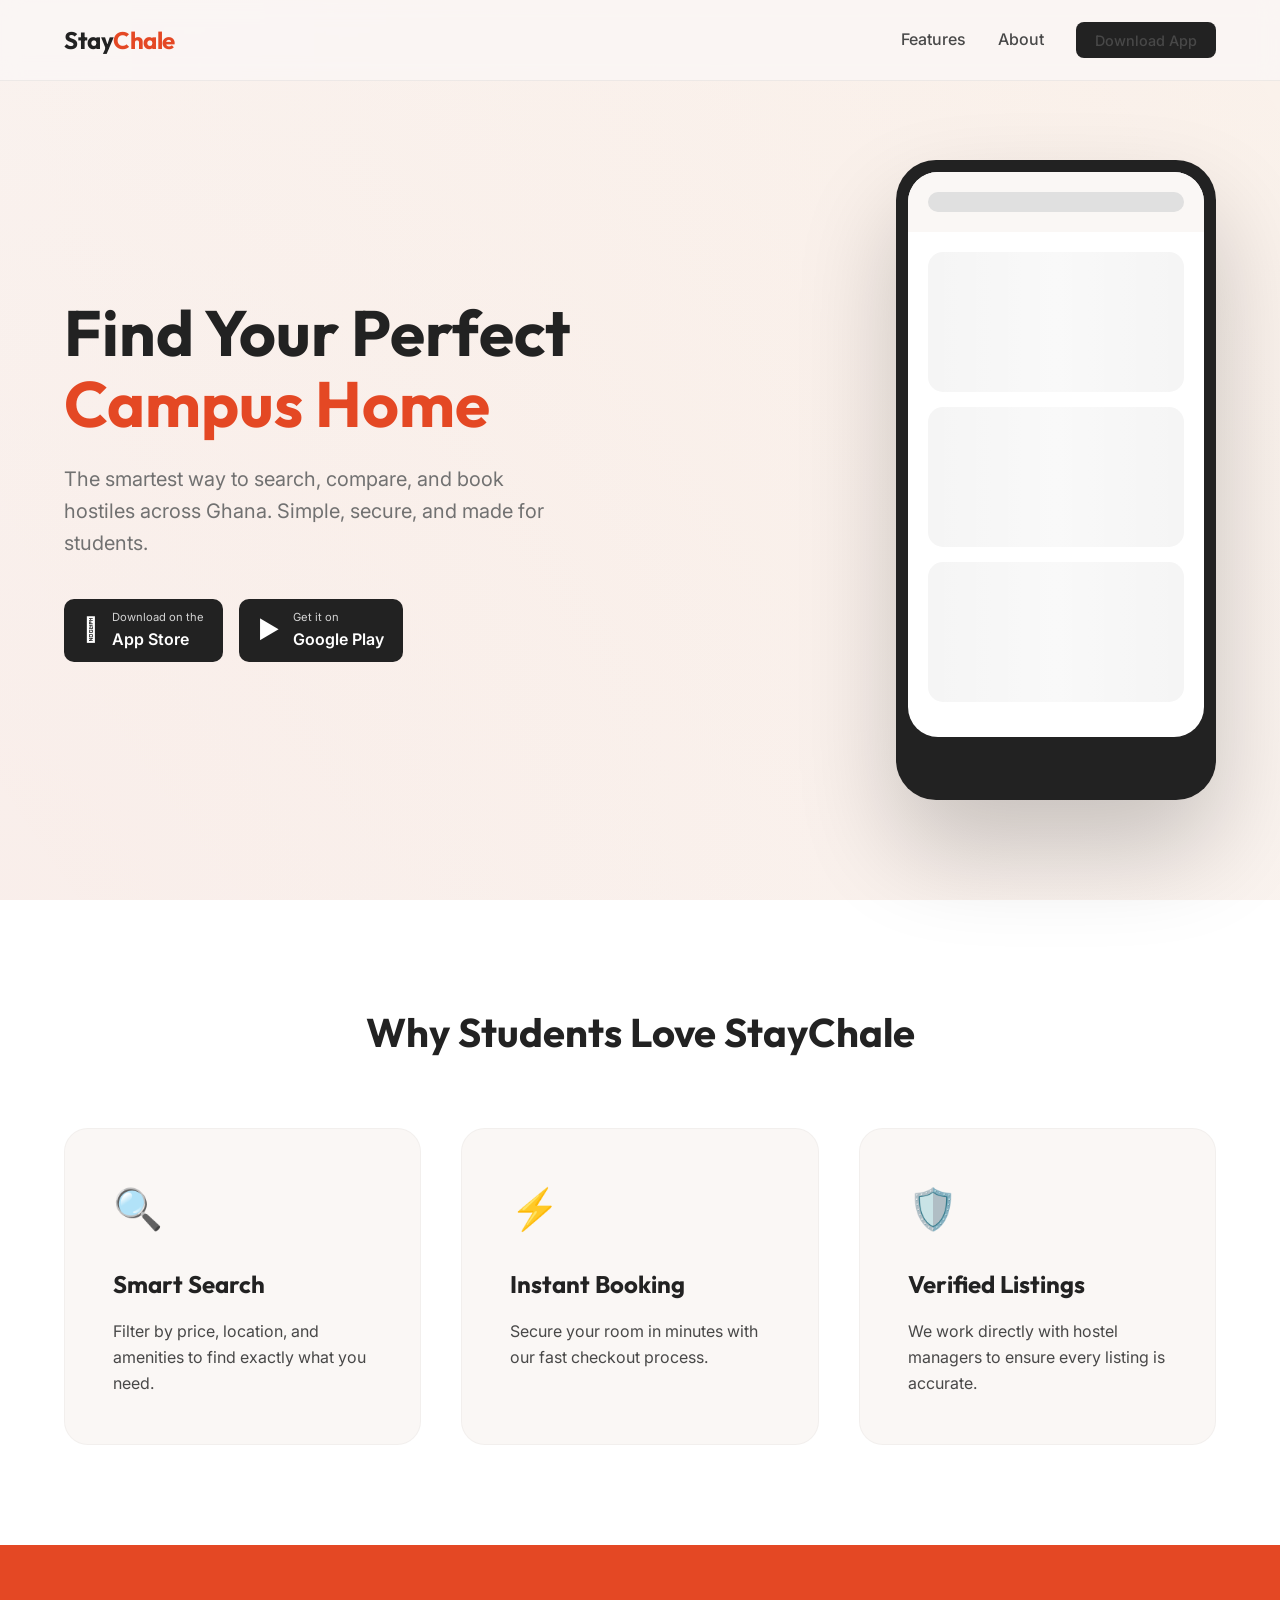
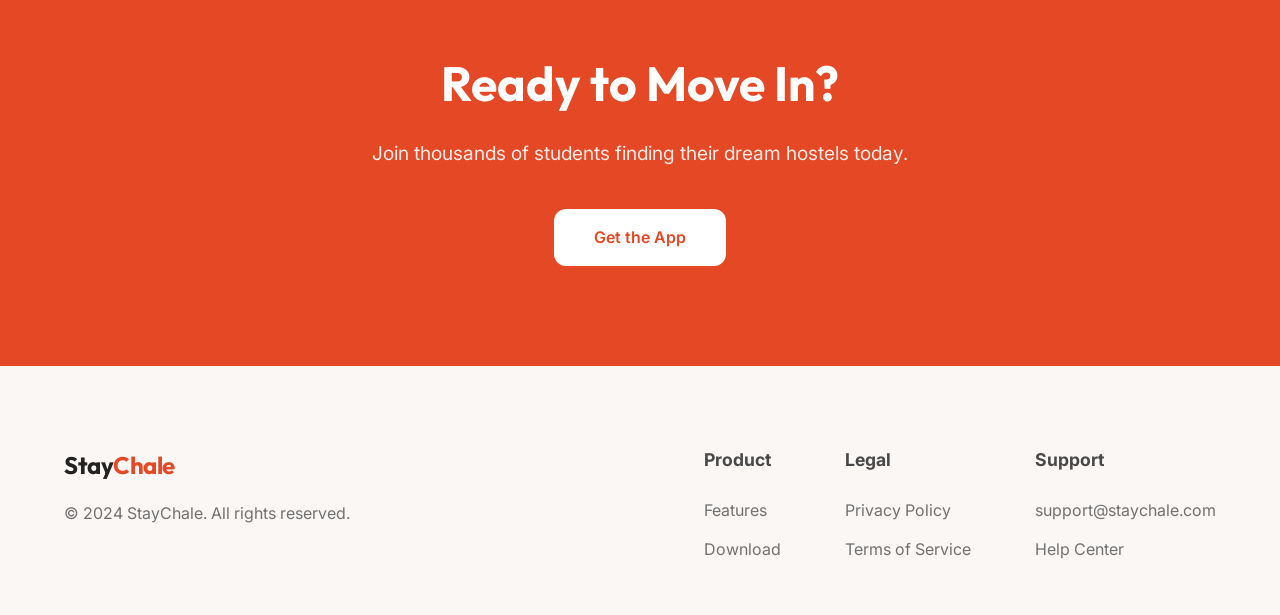
<file: index.html>
<!DOCTYPE html>
<html lang="en">
<head>
    <meta charset="UTF-8">
    <meta name="viewport" content="width=device-width, initial-scale=1.0">
    <title>StayChale | Find Your Perfect Campus Home</title>
    <meta name="description" content="StayChale is the ultimate platform for students to find, book, and manage their hostel accommodations with ease. Secure, fast, and reliable.">
    <link rel="stylesheet" href="style.css">
    <link rel="icon" type="image/png" href="favicon.png">
    <link rel="preconnect" href="https://fonts.googleapis.com">
    <link rel="preconnect" href="https://fonts.gstatic.com" crossorigin>
    <link href="https://fonts.googleapis.com/css2?family=Outfit:wght@300;400;600;700&family=Inter:wght@400;500&display=swap" rel="stylesheet">
</head>
<body>
    <header>
        <nav class="container">
            <div class="logo">
                <span class="logo-text">Stay<span>Chale</span></span>
            </div>
            <button class="nav-toggle" id="navToggle">
                <span></span>
                <span></span>
                <span></span>
            </button>
            <ul class="nav-links" id="navLinks">
                <li><a href="#features">Features</a></li>
                <li><a href="#about">About</a></li>
                <li><a href="#download" class="btn-primary-sm">Download App</a></li>
            </ul>
        </nav>
    </header>

    <main>
        <section class="hero">
            <div class="container hero-content">
                <div class="hero-text">
                    <h1>Find Your Perfect <span>Campus Home</span></h1>
                    <p>The smartest way to search, compare, and book hostiles across Ghana. Simple, secure, and made for students.</p>
                    <div class="hero-btns">
                        <a href="#" class="btn-store">
                            <span class="btn-icon"></span>
                            <div class="btn-text">
                                <span class="btn-sub">Download on the</span>
                                <span class="btn-main">App Store</span>
                            </div>
                        </a>
                        <a href="#" class="btn-store">
                            <span class="btn-icon">▶</span>
                            <div class="btn-text">
                                <span class="btn-sub">Get it on</span>
                                <span class="btn-main">Google Play</span>
                            </div>
                        </a>
                    </div>
                </div>
                <div class="hero-image">
                    <div class="mockup-container">
                        <!-- We'll use CSS for a high-end mockup feel -->
                        <div class="phone-mockup">
                            <div class="phone-screen">
                                <div class="app-header">
                                    <div class="search-bar"></div>
                                </div>
                                <div class="app-content">
                                    <div class="card card-skeleton"></div>
                                    <div class="card card-skeleton"></div>
                                    <div class="card card-skeleton"></div>
                                </div>
                            </div>
                        </div>
                    </div>
                </div>
            </div>
        </section>

        <section id="features" class="features">
            <div class="container">
                <h2 class="section-title">Why Students Love StayChale</h2>
                <div class="features-grid">
                    <div class="feature-card">
                        <div class="feature-icon">🔍</div>
                        <h3>Smart Search</h3>
                        <p>Filter by price, location, and amenities to find exactly what you need.</p>
                    </div>
                    <div class="feature-card">
                        <div class="feature-icon">⚡</div>
                        <h3>Instant Booking</h3>
                        <p>Secure your room in minutes with our fast checkout process.</p>
                    </div>
                    <div class="feature-card">
                        <div class="feature-icon">🛡️</div>
                        <h3>Verified Listings</h3>
                        <p>We work directly with hostel managers to ensure every listing is accurate.</p>
                    </div>
                </div>
            </div>
        </section>

        <section id="download" class="cta">
            <div class="container cta-content">
                <h2>Ready to Move In?</h2>
                <p>Join thousands of students finding their dream hostels today.</p>
                <div class="cta-btns">
                     <a href="#" class="btn-primary">Get the App</a>
                </div>
            </div>
        </section>
    </main>

    <footer>
        <div class="container footer-content">
            <div class="footer-brand">
                <span class="logo-text">Stay<span>Chale</span></span>
                <p>© 2024 StayChale. All rights reserved.</p>
            </div>
            <div class="footer-links">
                <div>
                    <h4>Product</h4>
                    <ul>
                        <li><a href="#features">Features</a></li>
                        <li><a href="#download">Download</a></li>
                    </ul>
                </div>
                <div>
                    <h4>Legal</h4>
                    <ul>
                        <li><a href="privacy.html">Privacy Policy</a></li>
                        <li><a href="terms.html">Terms of Service</a></li>
                    </ul>
                </div>
                <div>
                    <h4>Support</h4>
                    <ul>
                        <li><a href="mailto:support@staychale.com">support@staychale.com</a></li>
                        <li><a href="#">Help Center</a></li>
                    </ul>
                </div>
            </div>
        </div>
    </footer>

    <script src="script.js"></script>
</body>
</html>
</file>
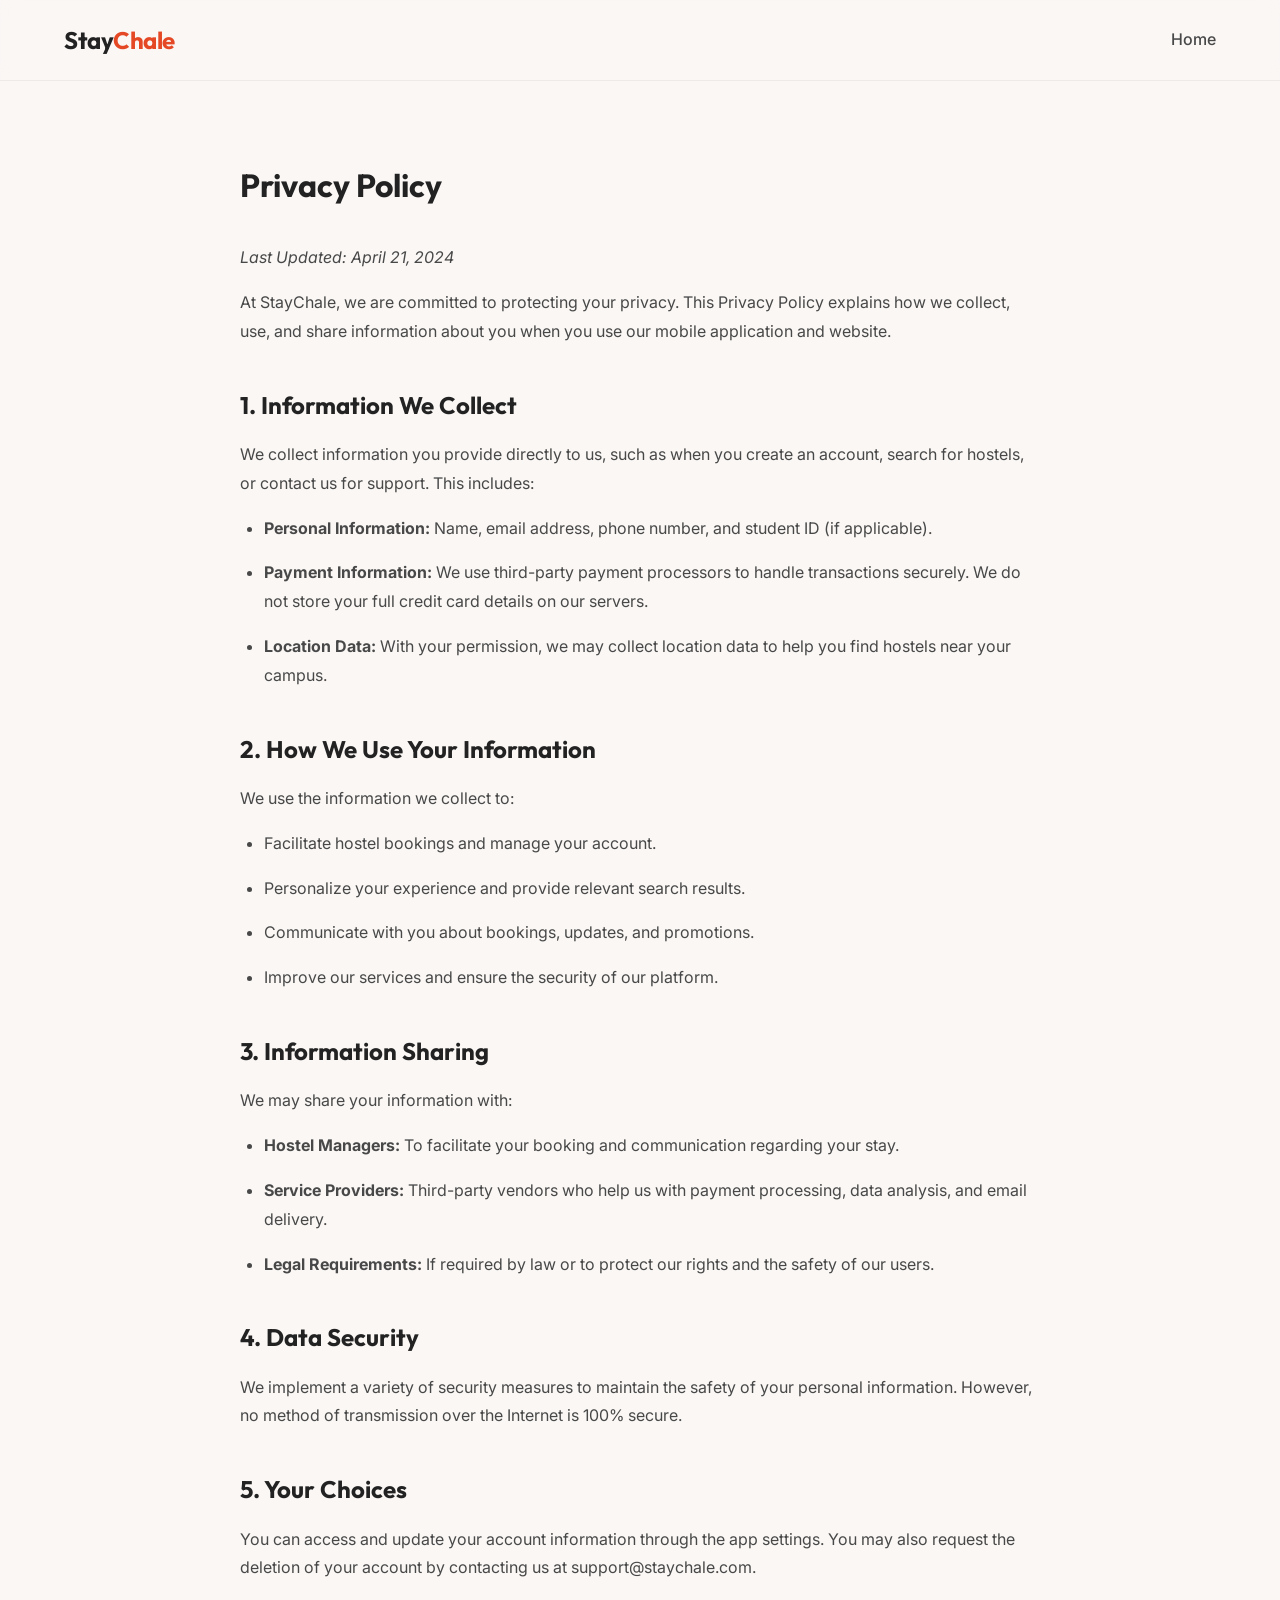
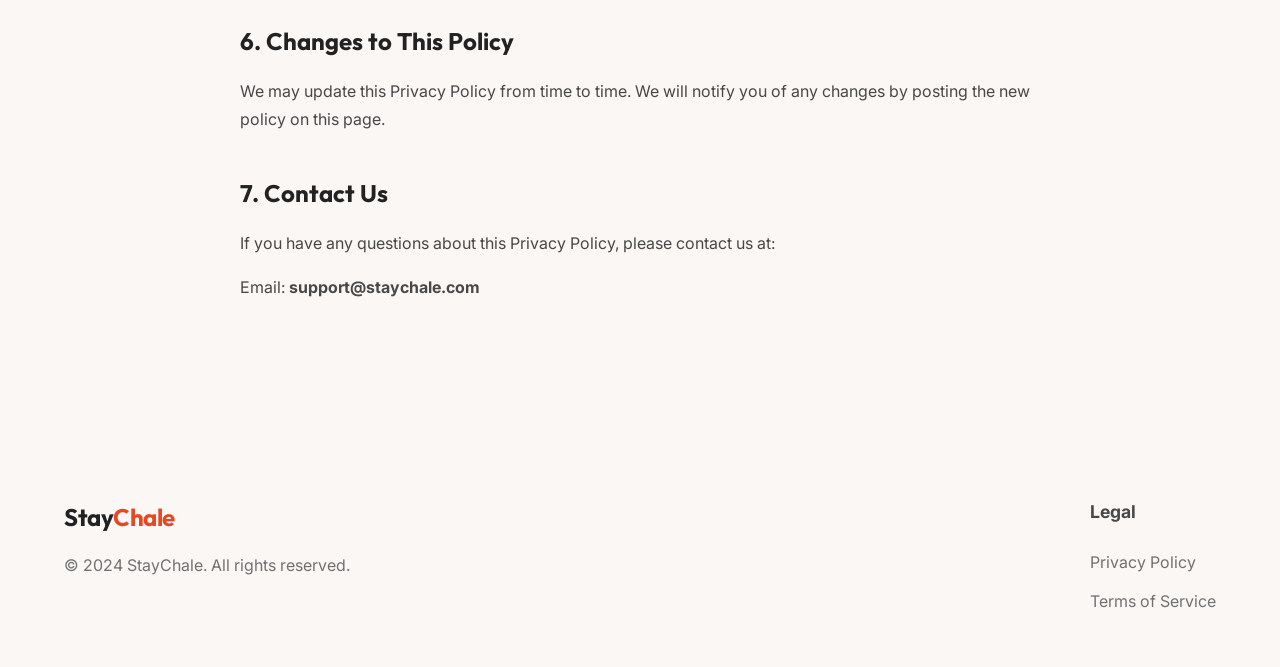
<file: privacy.html>
<!DOCTYPE html>
<html lang="en">
<head>
    <meta charset="UTF-8">
    <meta name="viewport" content="width=device-width, initial-scale=1.0">
    <title>Privacy Policy | StayChale</title>
    <link rel="stylesheet" href="style.css">
    <link href="https://fonts.googleapis.com/css2?family=Outfit:wght@300;400;600;700&family=Inter:wght@400;500&display=swap" rel="stylesheet">
    <style>
        .legal-content {
            padding: 160px 0 100px;
            max-width: 800px;
            margin: 0 auto;
        }
        .legal-content h1 { margin-bottom: 2rem; }
        .legal-content h2 { margin-top: 2.5rem; margin-bottom: 1rem; font-size: 1.5rem; }
        .legal-content p, .legal-content li { margin-bottom: 1rem; color: var(--text-main); line-height: 1.8; }
        .legal-content ul { margin-left: 1.5rem; }
        .last-updated { color: var(--grey); font-style: italic; margin-bottom: 2rem; }
    </style>
</head>
<body>
    <header>
        <nav class="container">
            <div class="logo">
                <a href="index.html" style="text-decoration: none;"><span class="logo-text">Stay<span>Chale</span></span></a>
            </div>
            <button class="nav-toggle" id="navToggle">
                <span></span>
                <span></span>
                <span></span>
            </button>
            <ul class="nav-links" id="navLinks">
                <li><a href="index.html">Home</a></li>
            </ul>
        </nav>
    </header>

    <main class="container legal-content">
        <h1>Privacy Policy</h1>
        <p class="last-updated">Last Updated: April 21, 2024</p>
        
        <p>At StayChale, we are committed to protecting your privacy. This Privacy Policy explains how we collect, use, and share information about you when you use our mobile application and website.</p>

        <h2>1. Information We Collect</h2>
        <p>We collect information you provide directly to us, such as when you create an account, search for hostels, or contact us for support. This includes:</p>
        <ul>
            <li><strong>Personal Information:</strong> Name, email address, phone number, and student ID (if applicable).</li>
            <li><strong>Payment Information:</strong> We use third-party payment processors to handle transactions securely. We do not store your full credit card details on our servers.</li>
            <li><strong>Location Data:</strong> With your permission, we may collect location data to help you find hostels near your campus.</li>
        </ul>

        <h2>2. How We Use Your Information</h2>
        <p>We use the information we collect to:</p>
        <ul>
            <li>Facilitate hostel bookings and manage your account.</li>
            <li>Personalize your experience and provide relevant search results.</li>
            <li>Communicate with you about bookings, updates, and promotions.</li>
            <li>Improve our services and ensure the security of our platform.</li>
        </ul>

        <h2>3. Information Sharing</h2>
        <p>We may share your information with:</p>
        <ul>
            <li><strong>Hostel Managers:</strong> To facilitate your booking and communication regarding your stay.</li>
            <li><strong>Service Providers:</strong> Third-party vendors who help us with payment processing, data analysis, and email delivery.</li>
            <li><strong>Legal Requirements:</strong> If required by law or to protect our rights and the safety of our users.</li>
        </ul>

        <h2>4. Data Security</h2>
        <p>We implement a variety of security measures to maintain the safety of your personal information. However, no method of transmission over the Internet is 100% secure.</p>

        <h2>5. Your Choices</h2>
        <p>You can access and update your account information through the app settings. You may also request the deletion of your account by contacting us at support@staychale.com.</p>

        <h2>6. Changes to This Policy</h2>
        <p>We may update this Privacy Policy from time to time. We will notify you of any changes by posting the new policy on this page.</p>

        <h2>7. Contact Us</h2>
        <p>If you have any questions about this Privacy Policy, please contact us at:</p>
        <p>Email: <strong>support@staychale.com</strong></p>
    </main>

    <footer>
        <div class="container footer-content">
            <div class="footer-brand">
                <span class="logo-text">Stay<span>Chale</span></span>
                <p>© 2024 StayChale. All rights reserved.</p>
            </div>
            <div class="footer-links">
                <div>
                   <h4>Legal</h4>
                    <ul>
                        <li><a href="privacy.html">Privacy Policy</a></li>
                        <li><a href="terms.html">Terms of Service</a></li>
                    </ul>
                </div>
            </div>
        </div>
    </footer>
</body>
</html>
</file>
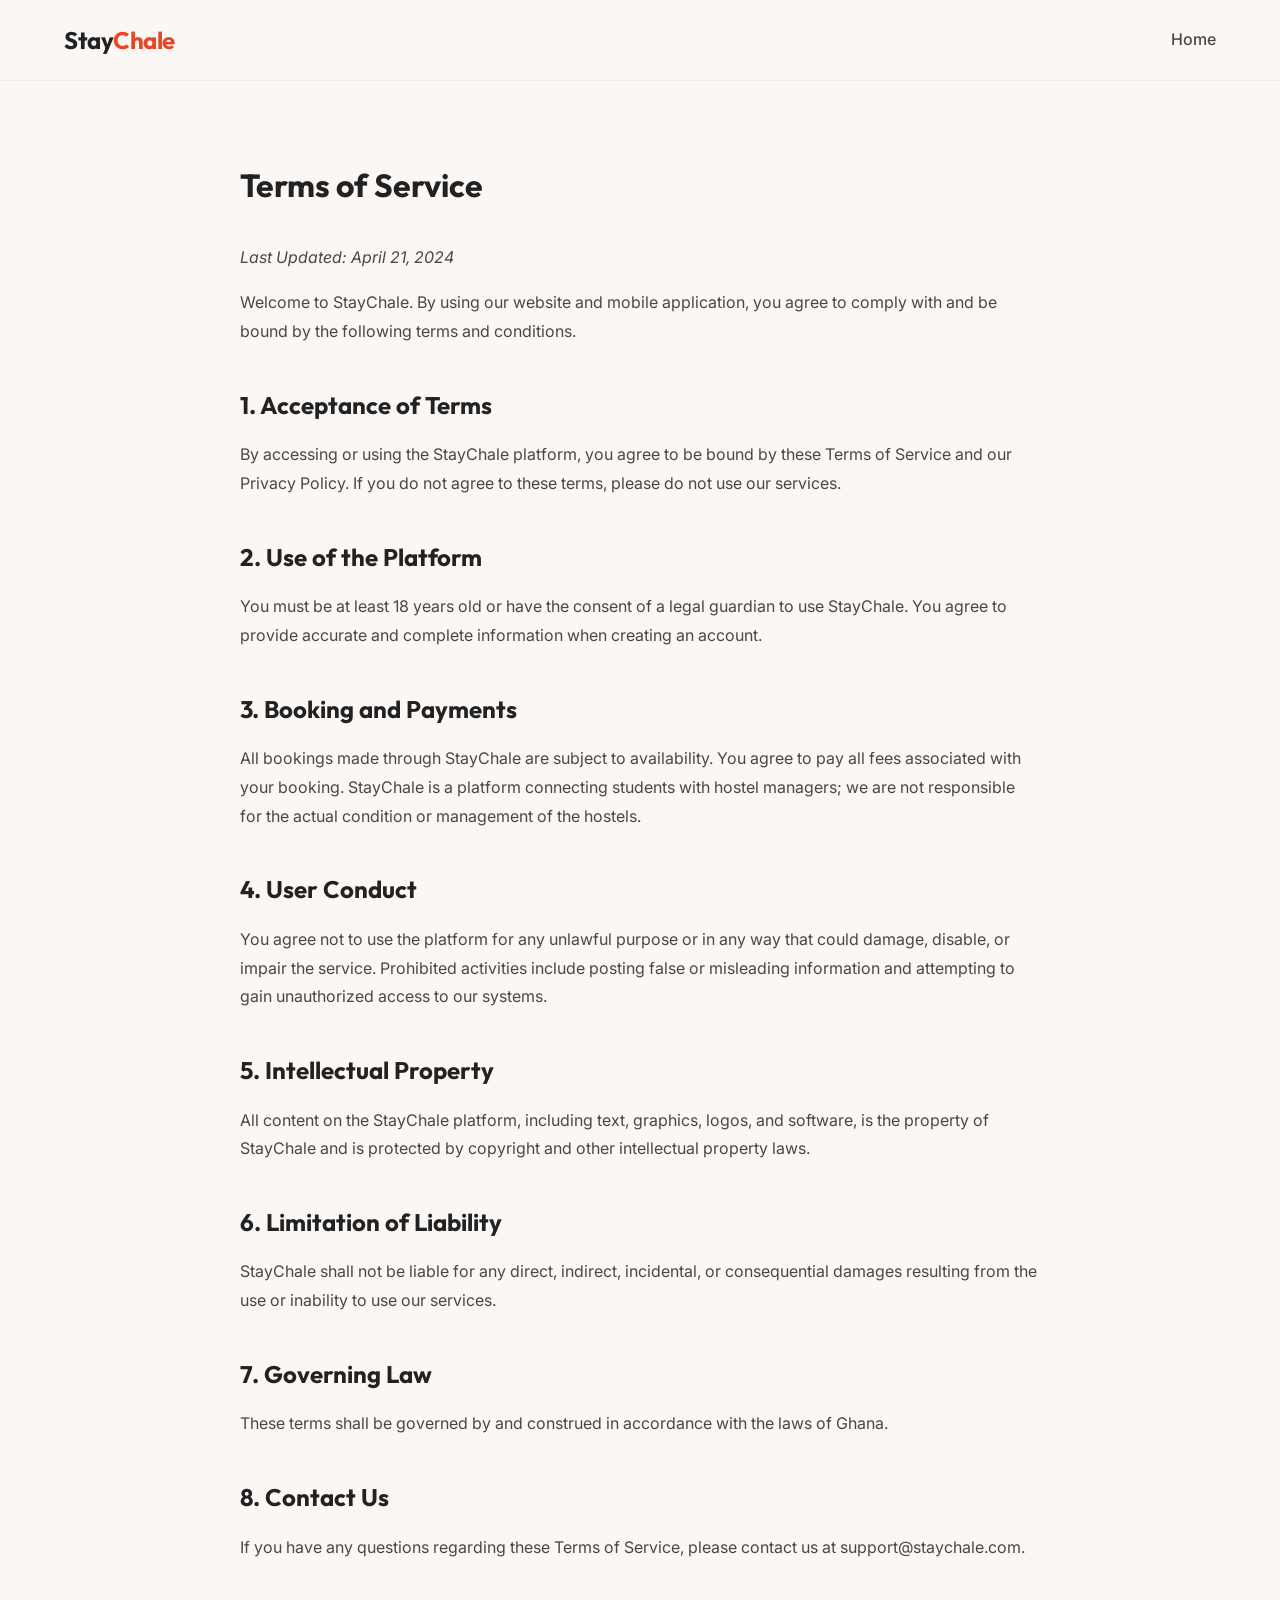
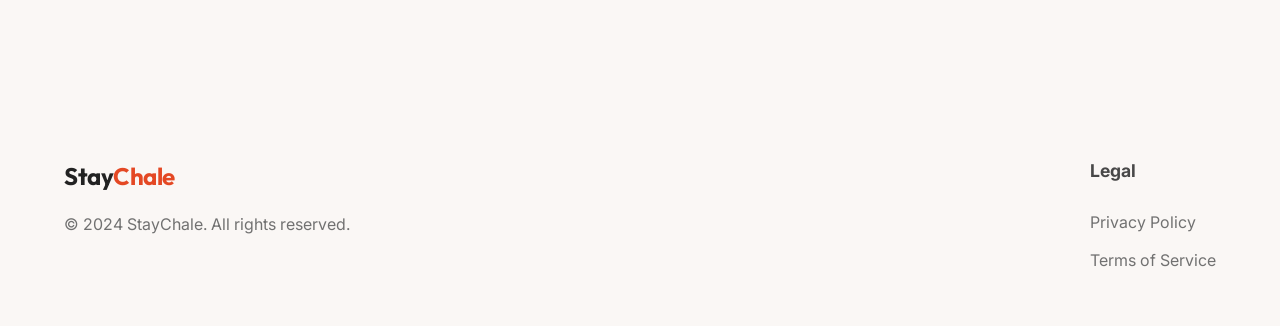
<file: terms.html>
<!DOCTYPE html>
<html lang="en">
<head>
    <meta charset="UTF-8">
    <meta name="viewport" content="width=device-width, initial-scale=1.0">
    <title>Terms of Service | StayChale</title>
    <link rel="stylesheet" href="style.css">
    <link href="https://fonts.googleapis.com/css2?family=Outfit:wght@300;400;600;700&family=Inter:wght@400;500&display=swap" rel="stylesheet">
    <style>
        .legal-content {
            padding: 160px 0 100px;
            max-width: 800px;
            margin: 0 auto;
        }
        .legal-content h1 { margin-bottom: 2rem; }
        .legal-content h2 { margin-top: 2.5rem; margin-bottom: 1rem; font-size: 1.5rem; }
        .legal-content p, .legal-content li { margin-bottom: 1rem; color: var(--text-main); line-height: 1.8; }
        .legal-content ul { margin-left: 1.5rem; }
        .last-updated { color: var(--grey); font-style: italic; margin-bottom: 2rem; }
    </style>
</head>
<body>
    <header>
        <nav class="container">
            <div class="logo">
                <a href="index.html" style="text-decoration: none;"><span class="logo-text">Stay<span>Chale</span></span></a>
            </div>
            <button class="nav-toggle" id="navToggle">
                <span></span>
                <span></span>
                <span></span>
            </button>
            <ul class="nav-links" id="navLinks">
                <li><a href="index.html">Home</a></li>
            </ul>
        </nav>
    </header>

    <main class="container legal-content">
        <h1>Terms of Service</h1>
        <p class="last-updated">Last Updated: April 21, 2024</p>
        
        <p>Welcome to StayChale. By using our website and mobile application, you agree to comply with and be bound by the following terms and conditions.</p>

        <h2>1. Acceptance of Terms</h2>
        <p>By accessing or using the StayChale platform, you agree to be bound by these Terms of Service and our Privacy Policy. If you do not agree to these terms, please do not use our services.</p>

        <h2>2. Use of the Platform</h2>
        <p>You must be at least 18 years old or have the consent of a legal guardian to use StayChale. You agree to provide accurate and complete information when creating an account.</p>

        <h2>3. Booking and Payments</h2>
        <p>All bookings made through StayChale are subject to availability. You agree to pay all fees associated with your booking. StayChale is a platform connecting students with hostel managers; we are not responsible for the actual condition or management of the hostels.</p>

        <h2>4. User Conduct</h2>
        <p>You agree not to use the platform for any unlawful purpose or in any way that could damage, disable, or impair the service. Prohibited activities include posting false or misleading information and attempting to gain unauthorized access to our systems.</p>

        <h2>5. Intellectual Property</h2>
        <p>All content on the StayChale platform, including text, graphics, logos, and software, is the property of StayChale and is protected by copyright and other intellectual property laws.</p>

        <h2>6. Limitation of Liability</h2>
        <p>StayChale shall not be liable for any direct, indirect, incidental, or consequential damages resulting from the use or inability to use our services.</p>

        <h2>7. Governing Law</h2>
        <p>These terms shall be governed by and construed in accordance with the laws of Ghana.</p>

        <h2>8. Contact Us</h2>
        <p>If you have any questions regarding these Terms of Service, please contact us at support@staychale.com.</p>
    </main>

    <footer>
        <div class="container footer-content">
            <div class="footer-brand">
                <span class="logo-text">Stay<span>Chale</span></span>
                <p>© 2024 StayChale. All rights reserved.</p>
            </div>
            <div class="footer-links">
                <div>
                   <h4>Legal</h4>
                    <ul>
                        <li><a href="privacy.html">Privacy Policy</a></li>
                        <li><a href="terms.html">Terms of Service</a></li>
                    </ul>
                </div>
            </div>
        </div>
    </footer>
</body>
</html>
</file>
<file: style.css>
:root {
    --primary: #E44824;
    --primary-dark: #cc3a1a;
    --secondary: #FC8423;
    --bg-light: #FAF7F5;
    --white: #FFFFFF;
    --black: #222222;
    --grey: #717171;
    --light-grey: #F5F5F5;
    --text-main: #484848;
    --success: #008489;
    --font-heading: 'Outfit', sans-serif;
    --font-body: 'Inter', sans-serif;
    --transition: all 0.3s cubic-bezier(0.4, 0, 0.2, 1);
    --shadow: 0 10px 30px rgba(0,0,0,0.05);
}

* {
    margin: 0;
    padding: 0;
    box-sizing: border-box;
}

html {
    scroll-behavior: smooth;
}

body {
    font-family: var(--font-body);
    color: var(--text-main);
    background-color: var(--bg-light);
    line-height: 1.6;
    overflow-x: hidden;
}

h1, h2, h3, .logo-text {
    font-family: var(--font-heading);
    color: var(--black);
}

.container {
    max-width: 1200px;
    margin: 0 auto;
    padding: 0 1.5rem;
}

/* Header & Nav */
header {
    background: rgba(250, 247, 245, 0.8);
    backdrop-filter: blur(10px);
    position: fixed;
    top: 0;
    width: 100%;
    z-index: 1000;
    border-bottom: 1px solid rgba(0,0,0,0.05);
}

nav {
    display: flex;
    justify-content: space-between;
    align-items: center;
    height: 80px;
}

.logo-text {
    font-size: 1.5rem;
    font-weight: 700;
    letter-spacing: -0.5px;
}

.logo-text span {
    color: var(--primary);
}

.nav-toggle {
    display: none;
    background: none;
    border: none;
    cursor: pointer;
    padding: 0.5rem;
}

.nav-toggle span {
    display: block;
    width: 25px;
    height: 2px;
    background: var(--black);
    margin: 5px 0;
    transition: var(--transition);
}

.nav-links {
    display: flex;
    list-style: none;
    gap: 2rem;
    align-items: center;
}

.nav-links a {
    text-decoration: none;
    color: var(--text-main);
    font-weight: 500;
    transition: var(--transition);
}

.nav-links a:hover {
    color: var(--primary);
}

/* Buttons */
.btn-primary {
    background-color: var(--primary);
    color: var(--white);
    padding: 1rem 2.5rem;
    border-radius: 12px;
    text-decoration: none;
    font-weight: 600;
    display: inline-block;
    transition: var(--transition);
    border: none;
    cursor: pointer;
}

.btn-primary:hover {
    background-color: var(--primary-dark);
    transform: translateY(-2px);
    box-shadow: 0 10px 20px rgba(228, 72, 36, 0.2);
}

.btn-primary-sm {
    background-color: var(--black);
    color: var(--white);
    padding: 0.6rem 1.2rem;
    border-radius: 8px;
    text-decoration: none;
    font-weight: 600;
    font-size: 0.9rem;
    transition: var(--transition);
}

.btn-primary-sm:hover {
    background-color: var(--primary);
}

.btn-store {
    background: var(--black);
    color: var(--white);
    display: flex;
    align-items: center;
    padding: 0.6rem 1.2rem;
    border-radius: 10px;
    text-decoration: none;
    transition: var(--transition);
    gap: 0.8rem;
}

.btn-store:hover {
    background-color: var(--primary);
    transform: translateY(-2px);
}

.btn-icon {
    font-size: 1.5rem;
}

.btn-text {
    display: flex;
    flex-direction: column;
}

.btn-sub {
    font-size: 0.7rem;
    opacity: 0.8;
}

.btn-main {
    font-size: 1rem;
    font-weight: 600;
}

/* Hero Section */
.hero {
    padding: 160px 0 100px;
    background: radial-gradient(circle at top right, rgba(252, 132, 35, 0.05), transparent),
                radial-gradient(circle at bottom left, rgba(228, 72, 36, 0.05), transparent);
}

.hero-content {
    display: flex;
    align-items: center;
    justify-content: space-between;
    gap: 4rem;
}

.hero-text {
    flex: 1;
}

.hero-text h1 {
    font-size: 4rem;
    line-height: 1.1;
    margin-bottom: 1.5rem;
}

.hero-text h1 span {
    color: var(--primary);
}

.hero-text p {
    font-size: 1.25rem;
    color: var(--grey);
    margin-bottom: 2.5rem;
    max-width: 500px;
}

.hero-btns {
    display: flex;
    gap: 1rem;
}

.hero-image {
    flex: 1;
    position: relative;
    display: flex;
    justify-content: flex-end;
}

/* Phone Mockup */
.mockup-container {
    width: 320px;
    height: 640px;
    background: var(--black);
    padding: 12px;
    border-radius: 40px;
    box-shadow: 0 50px 100px rgba(0,0,0,0.2);
    position: relative;
    animation: float 6s ease-in-out infinite;
}

@keyframes float {
    0%, 100% { transform: translateY(0); }
    50% { transform: translateY(-20px); }
}

.phone-screen {
    width: 100%;
    height: 100%;
    background: white;
    border-radius: 30px;
    overflow: hidden;
    display: flex;
    flex-direction: column;
}

.app-header {
    height: 60px;
    background: var(--bg-light);
    padding: 20px;
}

.search-bar {
    height: 100%;
    background: #e0e0e0;
    border-radius: 10px;
}

.app-content {
    padding: 20px;
    flex: 1;
    overflow: hidden;
}

.card-skeleton {
    width: 100%;
    height: 140px;
    background: var(--light-grey);
    border-radius: 15px;
    margin-bottom: 15px;
    position: relative;
    overflow: hidden;
}

.card-skeleton::after {
    content: "";
    position: absolute;
    top: 0; right: 0; bottom: 0; left: 0;
    background: linear-gradient(90deg, transparent, rgba(255,255,255,0.4), transparent);
    animation: shimmer 2s infinite;
}

@keyframes shimmer {
    0% { transform: translateX(-100%); }
    100% { transform: translateX(100%); }
}

/* Features */
.features {
    padding: 100px 0;
    background: white;
}

.section-title {
    text-align: center;
    font-size: 2.5rem;
    margin-bottom: 4rem;
}

.features-grid {
    display: grid;
    grid-template-columns: repeat(auto-fit, minmax(300px, 1fr));
    gap: 2.5rem;
}

.feature-card {
    padding: 3rem;
    background: var(--bg-light);
    border-radius: 24px;
    transition: var(--transition);
    border: 1px solid rgba(0,0,0,0.03);
}

.feature-card:hover {
    transform: translateY(-10px);
    box-shadow: var(--shadow);
    border-color: var(--primary);
}

.feature-icon {
    font-size: 2.5rem;
    margin-bottom: 1.5rem;
}

.feature-card h3 {
    margin-bottom: 1rem;
    font-size: 1.5rem;
}

/* CTA */
.cta {
    padding: 100px 0;
    text-align: center;
    background: var(--primary);
    color: var(--white);
}

.cta h2 {
    color: var(--white);
    font-size: 3rem;
    margin-bottom: 1rem;
}

.cta p {
    font-size: 1.2rem;
    margin-bottom: 2.5rem;
    opacity: 0.9;
}

.cta-btns .btn-primary {
    background-color: var(--white);
    color: var(--primary);
}

.cta-btns .btn-primary:hover {
    background-color: var(--bg-light);
    color: var(--primary-dark);
}

/* Footer */
footer {
    padding: 80px 0 40px;
    background: var(--bg-light);
}

.footer-content {
    display: flex;
    justify-content: space-between;
    flex-wrap: wrap;
    gap: 3rem;
}

.footer-brand p {
    margin-top: 1rem;
    color: var(--grey);
}

.footer-links {
    display: flex;
    gap: 4rem;
}

.footer-links h4 {
    margin-bottom: 1.5rem;
    font-size: 1.1rem;
}

.footer-links ul {
    list-style: none;
}

.footer-links li {
    margin-bottom: 0.8rem;
}

.footer-links a {
    text-decoration: none;
    color: var(--grey);
    transition: var(--transition);
}

.footer-links a:hover {
    color: var(--primary);
}

/* Responsive */
@media (max-width: 968px) {
    .container {
        padding: 0 1.25rem;
    }

    .nav-toggle {
        display: block;
        z-index: 1001;
    }

    .nav-links {
        position: fixed;
        top: 0;
        right: -100%;
        width: 80%;
        height: 100vh;
        background: var(--white);
        flex-direction: column;
        justify-content: center;
        transition: 0.4s ease-in-out;
        box-shadow: -10px 0 30px rgba(0,0,0,0.1);
        padding: 2rem;
    }

    .nav-links.active {
        right: 0;
    }

    .hero-content {
        flex-direction: column;
        text-align: center;
        gap: 3rem;
    }
    
    .hero-text h1 {
        font-size: 2.75rem;
    }

    .hero-text p {
        margin: 0 auto 2rem;
    }

    .hero-btns {
        flex-direction: column;
        align-items: center;
        gap: 1rem;
    }

    .hero-btns .btn-store {
        width: 200px;
        justify-content: center;
    }

    .hero-image {
        justify-content: center;
    }

    .mockup-container {
        width: 280px;
        height: 560px;
    }

    .section-title {
        font-size: 2rem;
    }

    .cta h2 {
        font-size: 2.25rem;
    }

    .footer-content {
        flex-direction: column;
        gap: 2rem;
    }

    .footer-links {
        gap: 2rem;
        flex-wrap: wrap;
    }
}

@media (max-width: 480px) {
    .hero-text h1 {
        font-size: 2.25rem;
    }
    
    .features-grid {
        grid-template-columns: 1fr;
    }
    
    .feature-card {
        padding: 2rem;
    }
}
</file>
